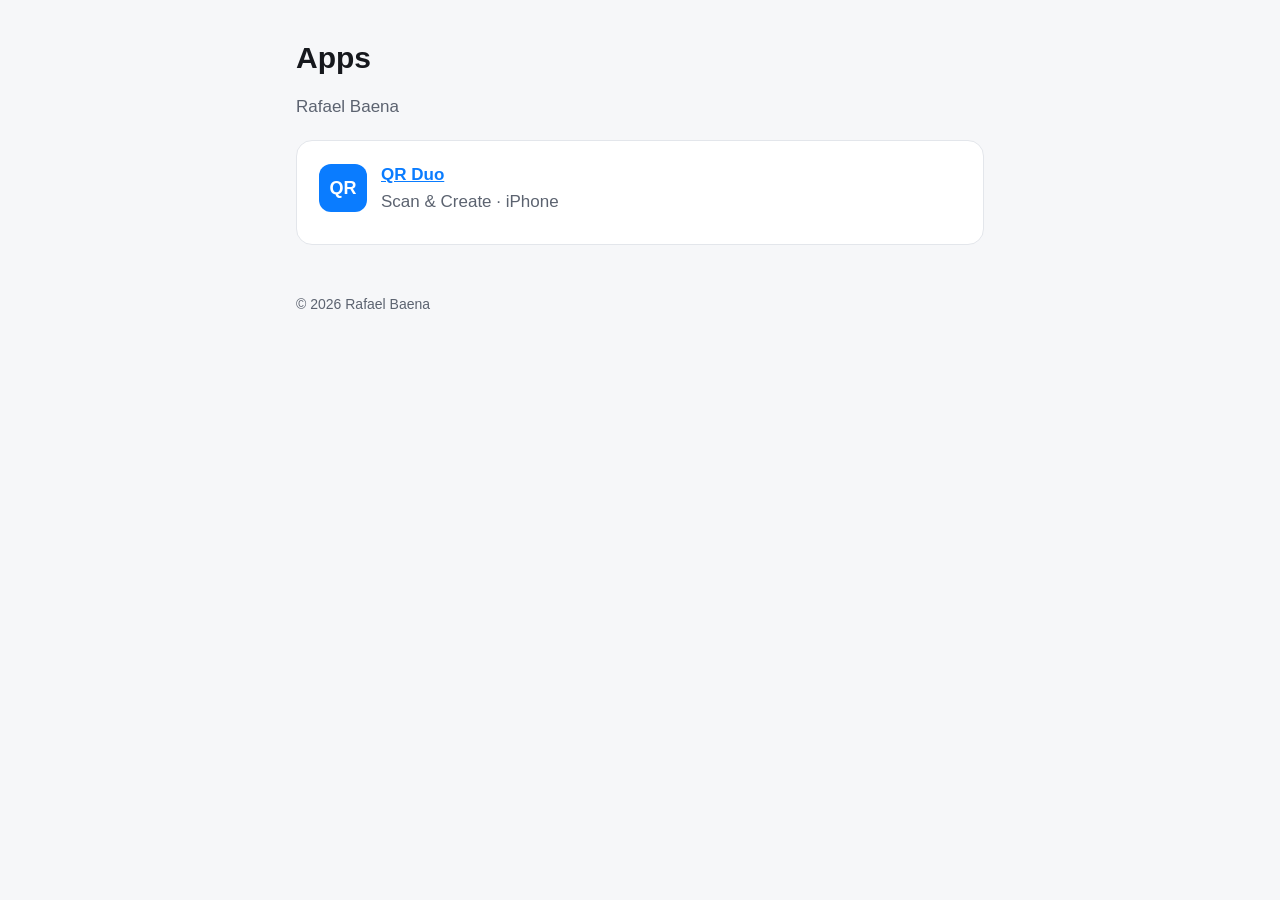
<file: index.html>
<!doctype html>
<html lang="es">
<head>
  <meta charset="utf-8">
  <meta name="viewport" content="width=device-width, initial-scale=1">
  <title>Rafael Baena · Apps</title>
  <meta name="description" content="Apps para iPhone de Rafael Baena.">
  <link rel="stylesheet" href="assets/style.css">
</head>
<body>
<main>
  <h1>Apps</h1>
  <p class="muted">Rafael Baena</p>

  <div class="card">
    <header class="app">
      <div class="logo" aria-hidden="true">QR</div>
      <div>
        <strong><a href="qrduo/">QR Duo</a></strong>
        <div class="muted">Scan &amp; Create · iPhone</div>
      </div>
    </header>
  </div>

  <footer>© 2026 Rafael Baena</footer>
</main>
</body>
</html>
</file>
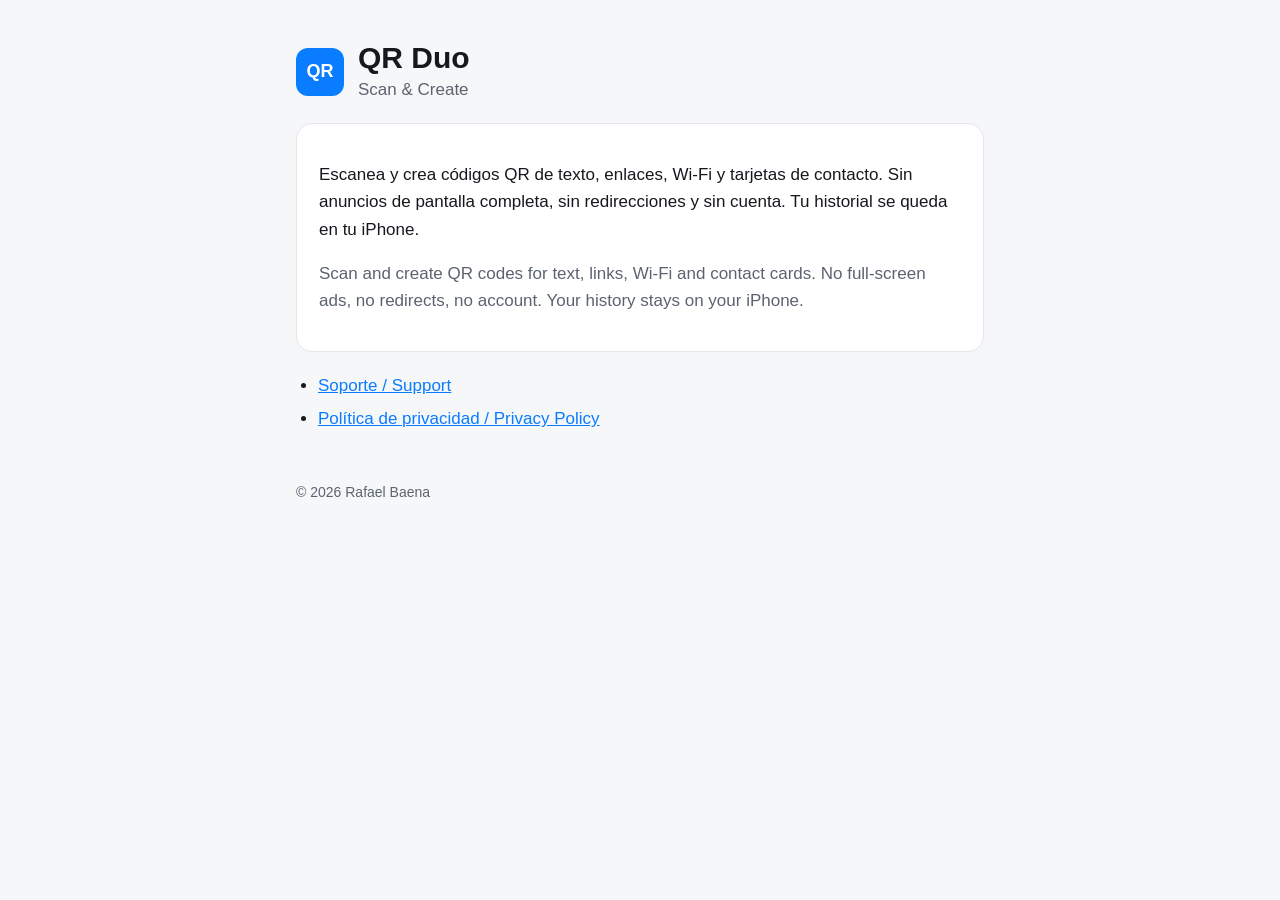
<file: qrduo/index.html>
<!doctype html>
<html lang="es">
<head>
  <meta charset="utf-8">
  <meta name="viewport" content="width=device-width, initial-scale=1">
  <title>QR Duo · Scan &amp; Create</title>
  <meta name="description" content="QR Duo: escanea y crea códigos QR sin anuncios de pantalla completa y sin cuenta.">
  <link rel="stylesheet" href="../assets/style.css">
</head>
<body>
<main>
  <header class="app">
    <div class="logo" aria-hidden="true">QR</div>
    <div>
      <h1>QR Duo</h1>
      <div class="muted">Scan &amp; Create</div>
    </div>
  </header>

  <div class="card">
    <p>Escanea y crea códigos QR de texto, enlaces, Wi‑Fi y tarjetas de contacto.
      Sin anuncios de pantalla completa, sin redirecciones y sin cuenta. Tu historial se queda en tu iPhone.</p>
    <p lang="en" class="muted">Scan and create QR codes for text, links, Wi‑Fi and contact cards.
      No full-screen ads, no redirects, no account. Your history stays on your iPhone.</p>
  </div>

  <ul>
    <li><a href="support/">Soporte / Support</a></li>
    <li><a href="privacy/">Política de privacidad / Privacy Policy</a></li>
  </ul>

  <footer>© 2026 Rafael Baena</footer>
</main>
</body>
</html>
</file>
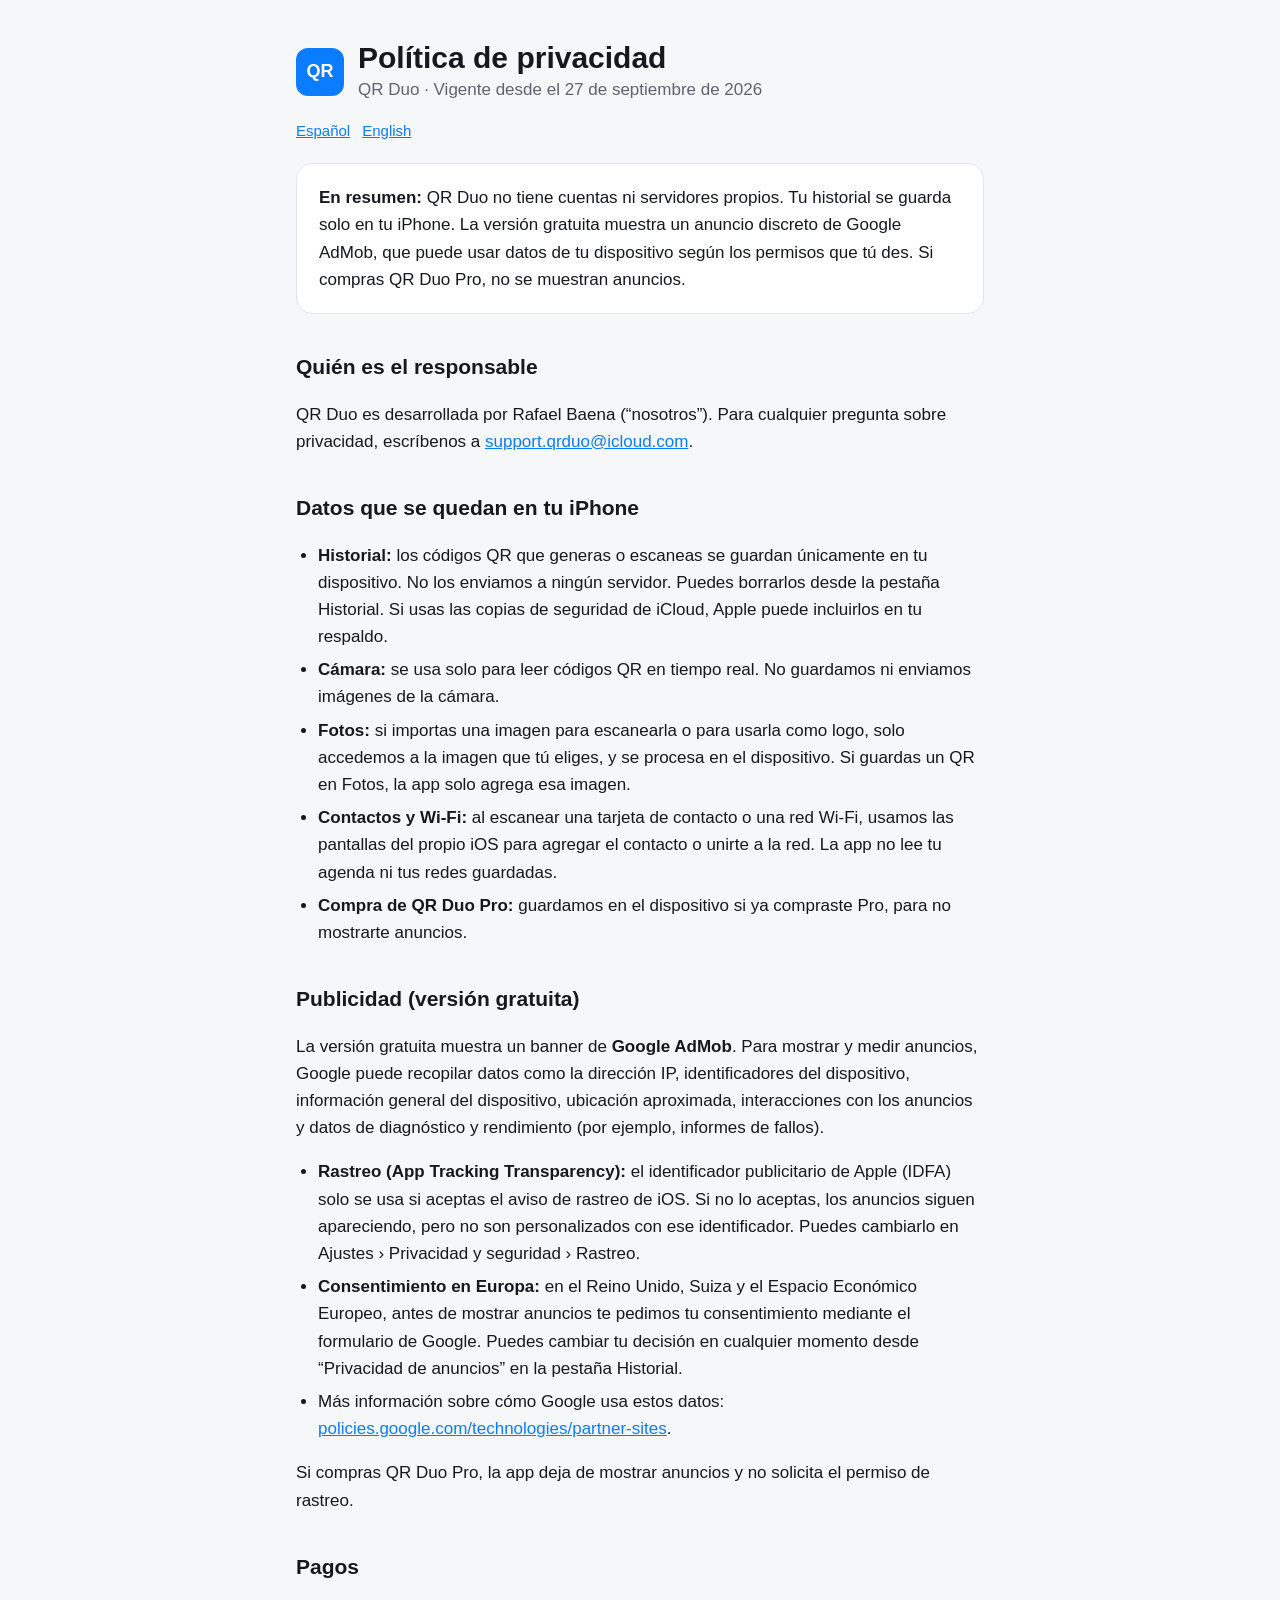
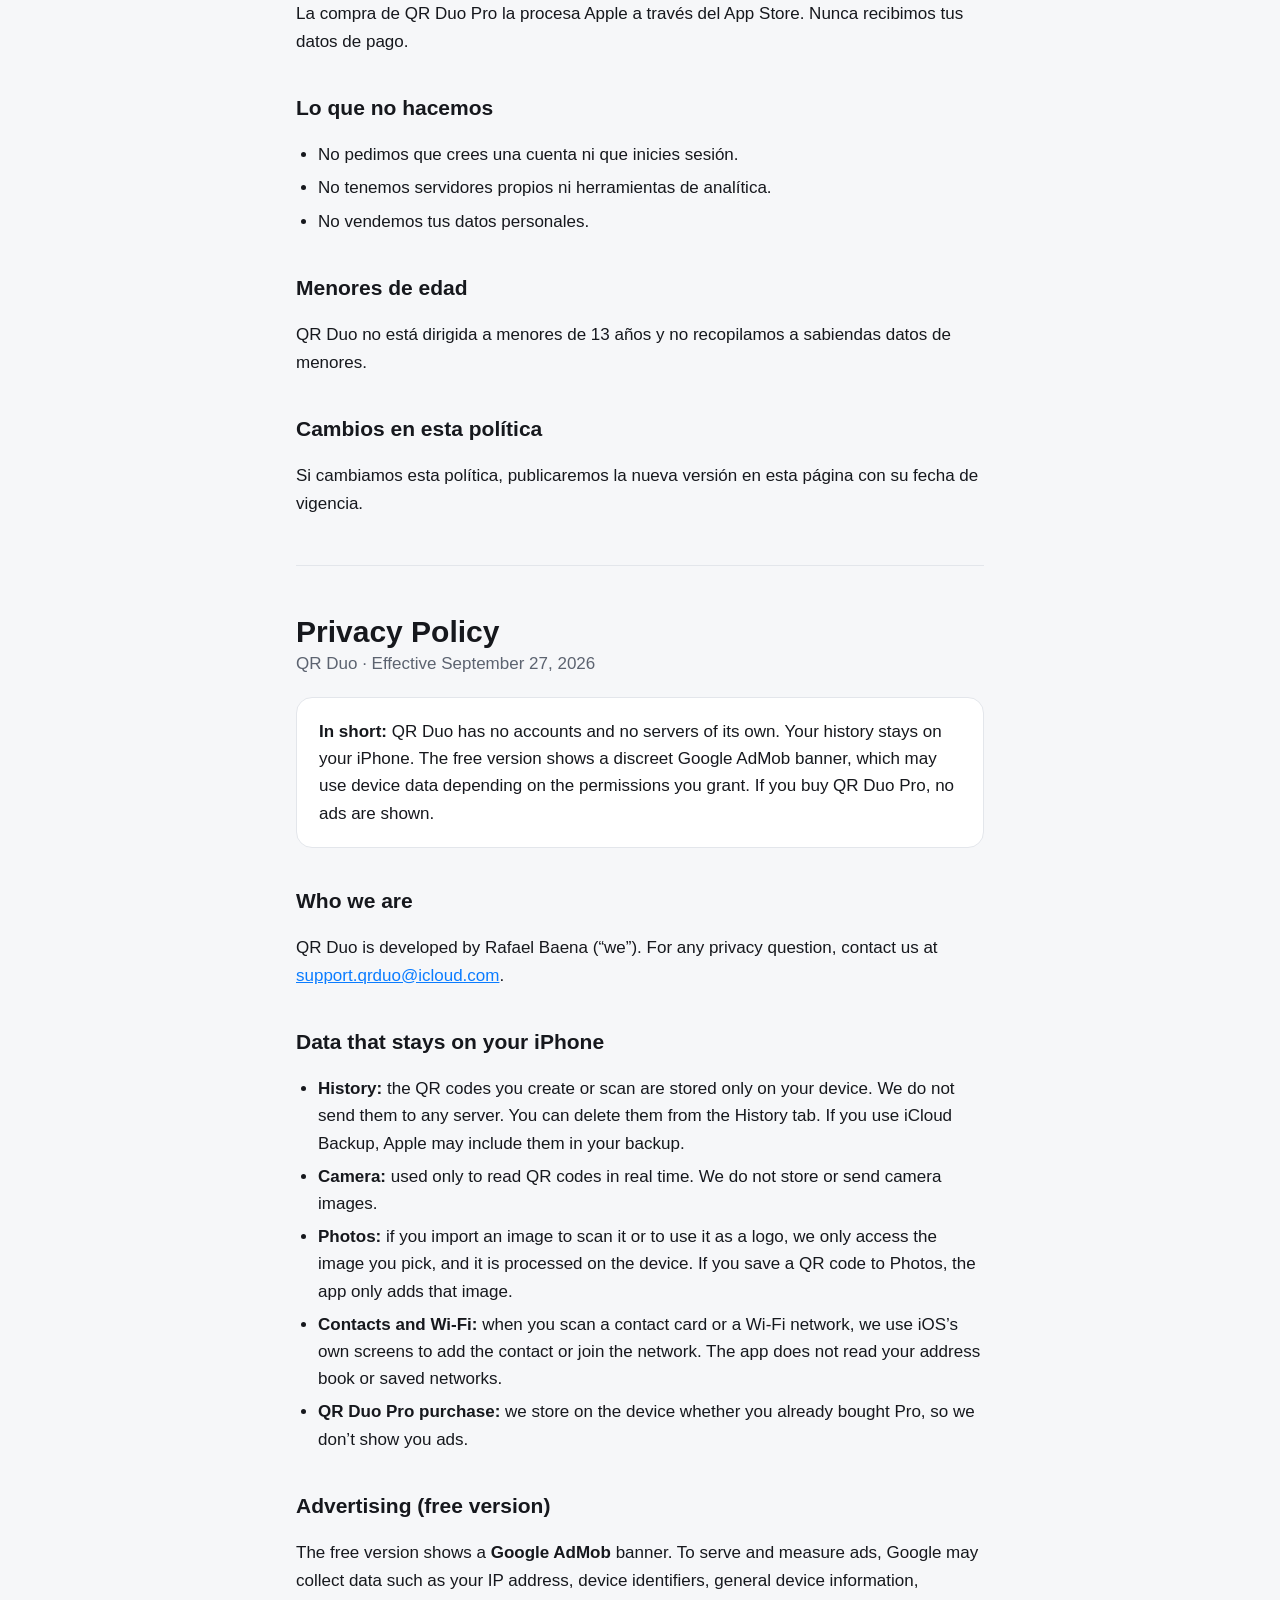
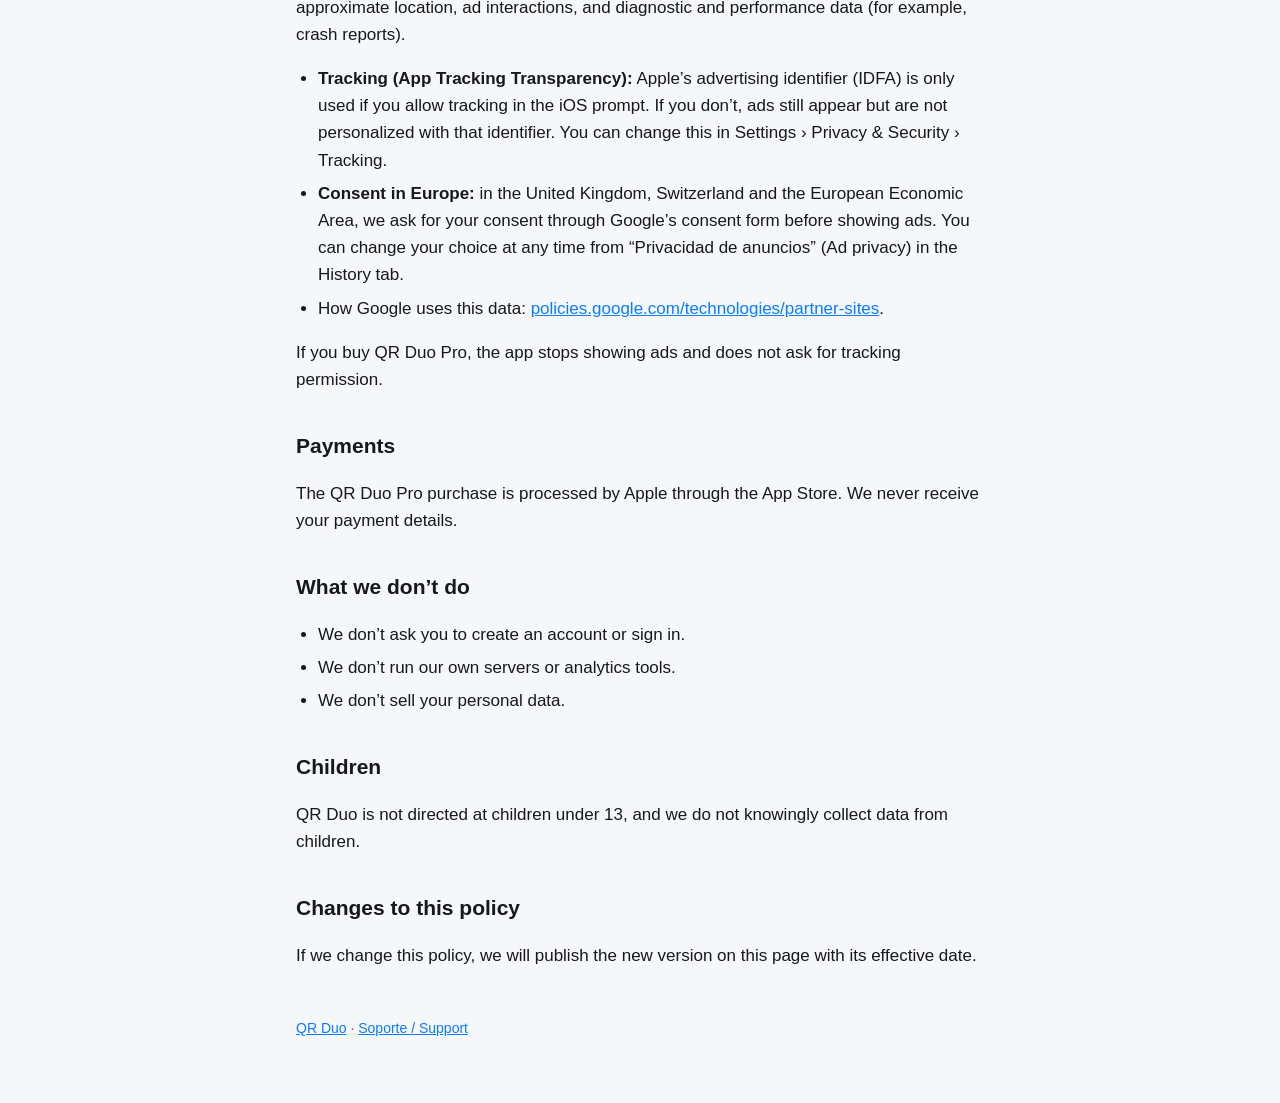
<file: qrduo/privacy/index.html>
<!doctype html>
<html lang="es">
<head>
  <meta charset="utf-8">
  <meta name="viewport" content="width=device-width, initial-scale=1">
  <title>QR Duo · Política de privacidad</title>
  <meta name="description" content="Política de privacidad de QR Duo, app para escanear y crear códigos QR.">
  <link rel="stylesheet" href="../../assets/style.css">
</head>
<body>
<main>
  <header class="app">
    <div class="logo" aria-hidden="true">QR</div>
    <div>
      <h1>Política de privacidad</h1>
      <div class="muted">QR Duo · Vigente desde el 27 de septiembre de 2026</div>
    </div>
  </header>
  <nav class="lang"><a href="#es">Español</a><a href="#en">English</a></nav>

  <section id="es" lang="es">
    <div class="card">
      <strong>En resumen:</strong> QR Duo no tiene cuentas ni servidores propios. Tu historial se guarda solo en tu iPhone.
      La versión gratuita muestra un anuncio discreto de Google AdMob, que puede usar datos de tu dispositivo según los permisos que tú des.
      Si compras QR Duo Pro, no se muestran anuncios.
    </div>

    <h2>Quién es el responsable</h2>
    <p>QR Duo es desarrollada por Rafael Baena (“nosotros”). Para cualquier pregunta sobre privacidad, escríbenos a
      <a href="mailto:support.qrduo@icloud.com">support.qrduo@icloud.com</a>.</p>

    <h2>Datos que se quedan en tu iPhone</h2>
    <ul>
      <li><strong>Historial:</strong> los códigos QR que generas o escaneas se guardan únicamente en tu dispositivo. No los enviamos a ningún servidor. Puedes borrarlos desde la pestaña Historial. Si usas las copias de seguridad de iCloud, Apple puede incluirlos en tu respaldo.</li>
      <li><strong>Cámara:</strong> se usa solo para leer códigos QR en tiempo real. No guardamos ni enviamos imágenes de la cámara.</li>
      <li><strong>Fotos:</strong> si importas una imagen para escanearla o para usarla como logo, solo accedemos a la imagen que tú eliges, y se procesa en el dispositivo. Si guardas un QR en Fotos, la app solo agrega esa imagen.</li>
      <li><strong>Contactos y Wi‑Fi:</strong> al escanear una tarjeta de contacto o una red Wi‑Fi, usamos las pantallas del propio iOS para agregar el contacto o unirte a la red. La app no lee tu agenda ni tus redes guardadas.</li>
      <li><strong>Compra de QR Duo Pro:</strong> guardamos en el dispositivo si ya compraste Pro, para no mostrarte anuncios.</li>
    </ul>

    <h2>Publicidad (versión gratuita)</h2>
    <p>La versión gratuita muestra un banner de <strong>Google AdMob</strong>. Para mostrar y medir anuncios, Google puede recopilar datos como
      la dirección IP, identificadores del dispositivo, información general del dispositivo, ubicación aproximada, interacciones con los anuncios y datos de diagnóstico y rendimiento (por ejemplo, informes de fallos).</p>
    <ul>
      <li><strong>Rastreo (App Tracking Transparency):</strong> el identificador publicitario de Apple (IDFA) solo se usa si aceptas el aviso de rastreo de iOS. Si no lo aceptas, los anuncios siguen apareciendo, pero no son personalizados con ese identificador. Puedes cambiarlo en Ajustes › Privacidad y seguridad › Rastreo.</li>
      <li><strong>Consentimiento en Europa:</strong> en el Reino Unido, Suiza y el Espacio Económico Europeo, antes de mostrar anuncios te pedimos tu consentimiento mediante el formulario de Google. Puedes cambiar tu decisión en cualquier momento desde “Privacidad de anuncios” en la pestaña Historial.</li>
      <li>Más información sobre cómo Google usa estos datos: <a href="https://policies.google.com/technologies/partner-sites?hl=es">policies.google.com/technologies/partner-sites</a>.</li>
    </ul>
    <p>Si compras QR Duo Pro, la app deja de mostrar anuncios y no solicita el permiso de rastreo.</p>

    <h2>Pagos</h2>
    <p>La compra de QR Duo Pro la procesa Apple a través del App Store. Nunca recibimos tus datos de pago.</p>

    <h2>Lo que no hacemos</h2>
    <ul>
      <li>No pedimos que crees una cuenta ni que inicies sesión.</li>
      <li>No tenemos servidores propios ni herramientas de analítica.</li>
      <li>No vendemos tus datos personales.</li>
    </ul>

    <h2>Menores de edad</h2>
    <p>QR Duo no está dirigida a menores de 13 años y no recopilamos a sabiendas datos de menores.</p>

    <h2>Cambios en esta política</h2>
    <p>Si cambiamos esta política, publicaremos la nueva versión en esta página con su fecha de vigencia.</p>
  </section>

  <hr>

  <section id="en" lang="en">
    <h1>Privacy Policy</h1>
    <div class="muted">QR Duo · Effective September 27, 2026</div>

    <div class="card">
      <strong>In short:</strong> QR Duo has no accounts and no servers of its own. Your history stays on your iPhone.
      The free version shows a discreet Google AdMob banner, which may use device data depending on the permissions you grant.
      If you buy QR Duo Pro, no ads are shown.
    </div>

    <h2>Who we are</h2>
    <p>QR Duo is developed by Rafael Baena (“we”). For any privacy question, contact us at
      <a href="mailto:support.qrduo@icloud.com">support.qrduo@icloud.com</a>.</p>

    <h2>Data that stays on your iPhone</h2>
    <ul>
      <li><strong>History:</strong> the QR codes you create or scan are stored only on your device. We do not send them to any server. You can delete them from the History tab. If you use iCloud Backup, Apple may include them in your backup.</li>
      <li><strong>Camera:</strong> used only to read QR codes in real time. We do not store or send camera images.</li>
      <li><strong>Photos:</strong> if you import an image to scan it or to use it as a logo, we only access the image you pick, and it is processed on the device. If you save a QR code to Photos, the app only adds that image.</li>
      <li><strong>Contacts and Wi‑Fi:</strong> when you scan a contact card or a Wi‑Fi network, we use iOS’s own screens to add the contact or join the network. The app does not read your address book or saved networks.</li>
      <li><strong>QR Duo Pro purchase:</strong> we store on the device whether you already bought Pro, so we don’t show you ads.</li>
    </ul>

    <h2>Advertising (free version)</h2>
    <p>The free version shows a <strong>Google AdMob</strong> banner. To serve and measure ads, Google may collect data such as your
      IP address, device identifiers, general device information, approximate location, ad interactions, and diagnostic and performance data (for example, crash reports).</p>
    <ul>
      <li><strong>Tracking (App Tracking Transparency):</strong> Apple’s advertising identifier (IDFA) is only used if you allow tracking in the iOS prompt. If you don’t, ads still appear but are not personalized with that identifier. You can change this in Settings › Privacy &amp; Security › Tracking.</li>
      <li><strong>Consent in Europe:</strong> in the United Kingdom, Switzerland and the European Economic Area, we ask for your consent through Google’s consent form before showing ads. You can change your choice at any time from “Privacidad de anuncios” (Ad privacy) in the History tab.</li>
      <li>How Google uses this data: <a href="https://policies.google.com/technologies/partner-sites">policies.google.com/technologies/partner-sites</a>.</li>
    </ul>
    <p>If you buy QR Duo Pro, the app stops showing ads and does not ask for tracking permission.</p>

    <h2>Payments</h2>
    <p>The QR Duo Pro purchase is processed by Apple through the App Store. We never receive your payment details.</p>

    <h2>What we don’t do</h2>
    <ul>
      <li>We don’t ask you to create an account or sign in.</li>
      <li>We don’t run our own servers or analytics tools.</li>
      <li>We don’t sell your personal data.</li>
    </ul>

    <h2>Children</h2>
    <p>QR Duo is not directed at children under 13, and we do not knowingly collect data from children.</p>

    <h2>Changes to this policy</h2>
    <p>If we change this policy, we will publish the new version on this page with its effective date.</p>
  </section>

  <footer>
    <a href="../">QR Duo</a> · <a href="../support/">Soporte / Support</a>
  </footer>
</main>
</body>
</html>
</file>
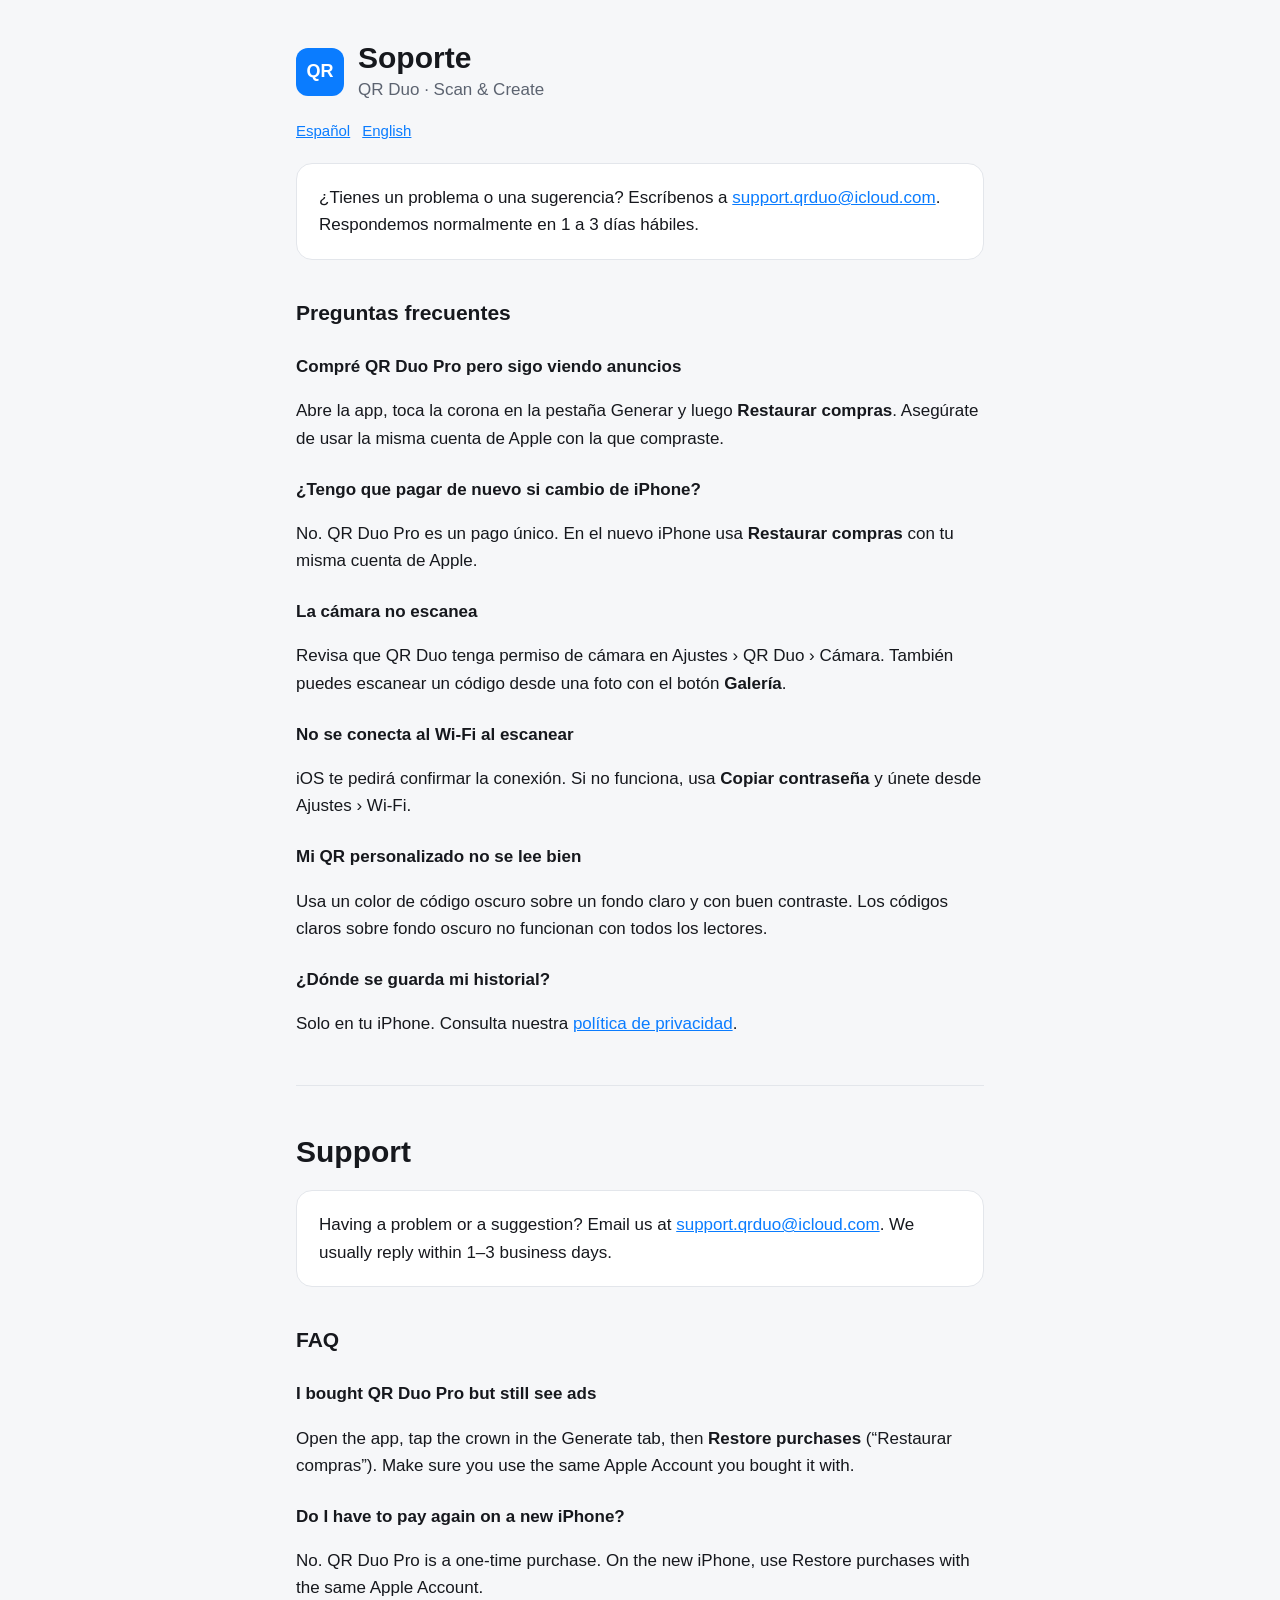
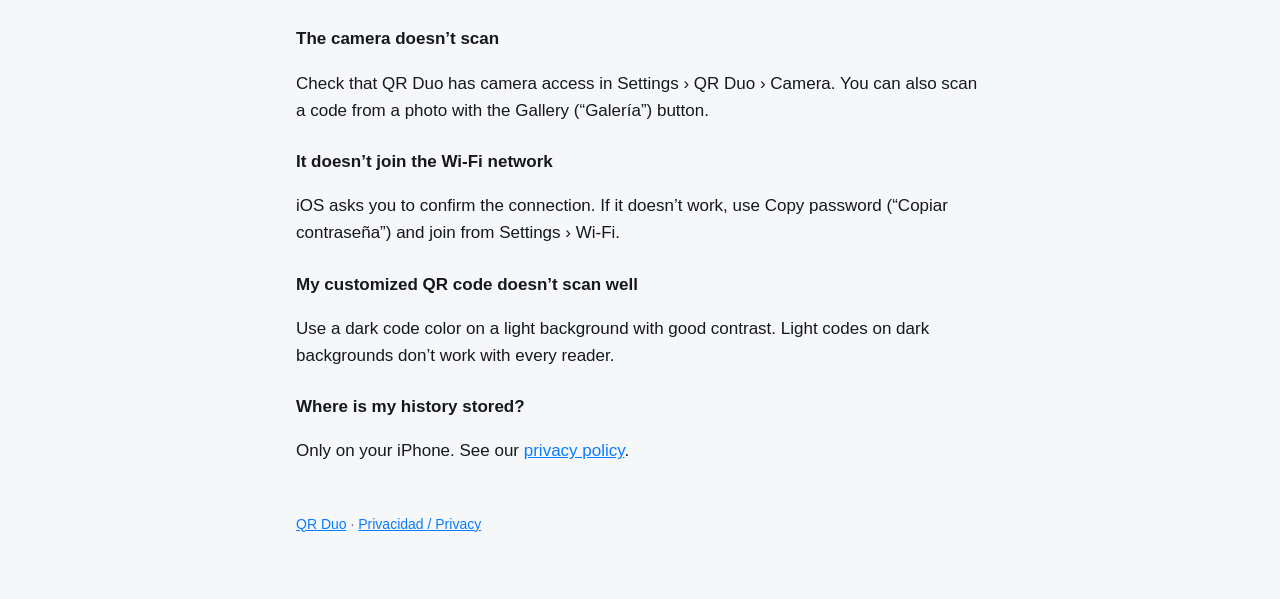
<file: qrduo/support/index.html>
<!doctype html>
<html lang="es">
<head>
  <meta charset="utf-8">
  <meta name="viewport" content="width=device-width, initial-scale=1">
  <title>QR Duo · Soporte</title>
  <meta name="description" content="Ayuda y contacto de QR Duo, app para escanear y crear códigos QR.">
  <link rel="stylesheet" href="../../assets/style.css">
</head>
<body>
<main>
  <header class="app">
    <div class="logo" aria-hidden="true">QR</div>
    <div>
      <h1>Soporte</h1>
      <div class="muted">QR Duo · Scan &amp; Create</div>
    </div>
  </header>
  <nav class="lang"><a href="#es">Español</a><a href="#en">English</a></nav>

  <section id="es" lang="es">
    <div class="card">
      ¿Tienes un problema o una sugerencia? Escríbenos a
      <a href="mailto:support.qrduo@icloud.com">support.qrduo@icloud.com</a>. Respondemos normalmente en 1 a 3 días hábiles.
    </div>

    <h2>Preguntas frecuentes</h2>

    <h3>Compré QR Duo Pro pero sigo viendo anuncios</h3>
    <p>Abre la app, toca la corona en la pestaña Generar y luego <strong>Restaurar compras</strong>. Asegúrate de usar la misma cuenta de Apple con la que compraste.</p>

    <h3>¿Tengo que pagar de nuevo si cambio de iPhone?</h3>
    <p>No. QR Duo Pro es un pago único. En el nuevo iPhone usa <strong>Restaurar compras</strong> con tu misma cuenta de Apple.</p>

    <h3>La cámara no escanea</h3>
    <p>Revisa que QR Duo tenga permiso de cámara en Ajustes › QR Duo › Cámara. También puedes escanear un código desde una foto con el botón <strong>Galería</strong>.</p>

    <h3>No se conecta al Wi‑Fi al escanear</h3>
    <p>iOS te pedirá confirmar la conexión. Si no funciona, usa <strong>Copiar contraseña</strong> y únete desde Ajustes › Wi‑Fi.</p>

    <h3>Mi QR personalizado no se lee bien</h3>
    <p>Usa un color de código oscuro sobre un fondo claro y con buen contraste. Los códigos claros sobre fondo oscuro no funcionan con todos los lectores.</p>

    <h3>¿Dónde se guarda mi historial?</h3>
    <p>Solo en tu iPhone. Consulta nuestra <a href="../privacy/">política de privacidad</a>.</p>
  </section>

  <hr>

  <section id="en" lang="en">
    <h1>Support</h1>
    <div class="card">
      Having a problem or a suggestion? Email us at
      <a href="mailto:support.qrduo@icloud.com">support.qrduo@icloud.com</a>. We usually reply within 1–3 business days.
    </div>

    <h2>FAQ</h2>

    <h3>I bought QR Duo Pro but still see ads</h3>
    <p>Open the app, tap the crown in the Generate tab, then <strong>Restore purchases</strong> (“Restaurar compras”). Make sure you use the same Apple Account you bought it with.</p>

    <h3>Do I have to pay again on a new iPhone?</h3>
    <p>No. QR Duo Pro is a one-time purchase. On the new iPhone, use Restore purchases with the same Apple Account.</p>

    <h3>The camera doesn’t scan</h3>
    <p>Check that QR Duo has camera access in Settings › QR Duo › Camera. You can also scan a code from a photo with the Gallery (“Galería”) button.</p>

    <h3>It doesn’t join the Wi‑Fi network</h3>
    <p>iOS asks you to confirm the connection. If it doesn’t work, use Copy password (“Copiar contraseña”) and join from Settings › Wi‑Fi.</p>

    <h3>My customized QR code doesn’t scan well</h3>
    <p>Use a dark code color on a light background with good contrast. Light codes on dark backgrounds don’t work with every reader.</p>

    <h3>Where is my history stored?</h3>
    <p>Only on your iPhone. See our <a href="../privacy/#en">privacy policy</a>.</p>
  </section>

  <footer>
    <a href="../">QR Duo</a> · <a href="../privacy/">Privacidad / Privacy</a>
  </footer>
</main>
</body>
</html>
</file>
<file: assets/style.css>
:root {
  --bg: #f6f7f9;
  --surface: #ffffff;
  --text: #16181d;
  --muted: #5c6370;
  --accent: #0a7cff;
  --border: #e3e6eb;
}

@media (prefers-color-scheme: dark) {
  :root {
    --bg: #0f1115;
    --surface: #181b21;
    --text: #eef0f3;
    --muted: #9aa3b0;
    --accent: #4da3ff;
    --border: #2a2f37;
  }
}

* { box-sizing: border-box; }

body {
  margin: 0;
  background: var(--bg);
  color: var(--text);
  font: 17px/1.6 -apple-system, BlinkMacSystemFont, "SF Pro Text", "Segoe UI", Roboto, Helvetica, Arial, sans-serif;
  -webkit-text-size-adjust: 100%;
}

main {
  max-width: 720px;
  margin: 0 auto;
  padding: 40px 16px 64px;
}

header.app {
  display: flex;
  align-items: center;
  gap: 14px;
  margin-bottom: 8px;
}

.logo {
  width: 48px;
  height: 48px;
  border-radius: 12px;
  background: var(--accent);
  color: #fff;
  display: grid;
  place-items: center;
  font-weight: 700;
  font-size: 18px;
  flex: none;
}

h1 { font-size: 30px; line-height: 1.2; margin: 0; }
h2 { font-size: 21px; margin: 36px 0 8px; }
h3 { font-size: 17px; margin: 24px 0 4px; }
p, li { color: var(--text); }
.muted { color: var(--muted); }
a { color: var(--accent); }

.card {
  background: var(--surface);
  border: 1px solid var(--border);
  border-radius: 16px;
  padding: 20px 22px;
  margin: 20px 0;
}

nav.lang {
  display: flex;
  gap: 12px;
  margin: 16px 0 0;
  font-size: 15px;
}

ul { padding-left: 22px; }
li { margin: 6px 0; }

hr {
  border: 0;
  border-top: 1px solid var(--border);
  margin: 48px 0;
}

footer {
  margin-top: 48px;
  font-size: 14px;
  color: var(--muted);
}
</file>
